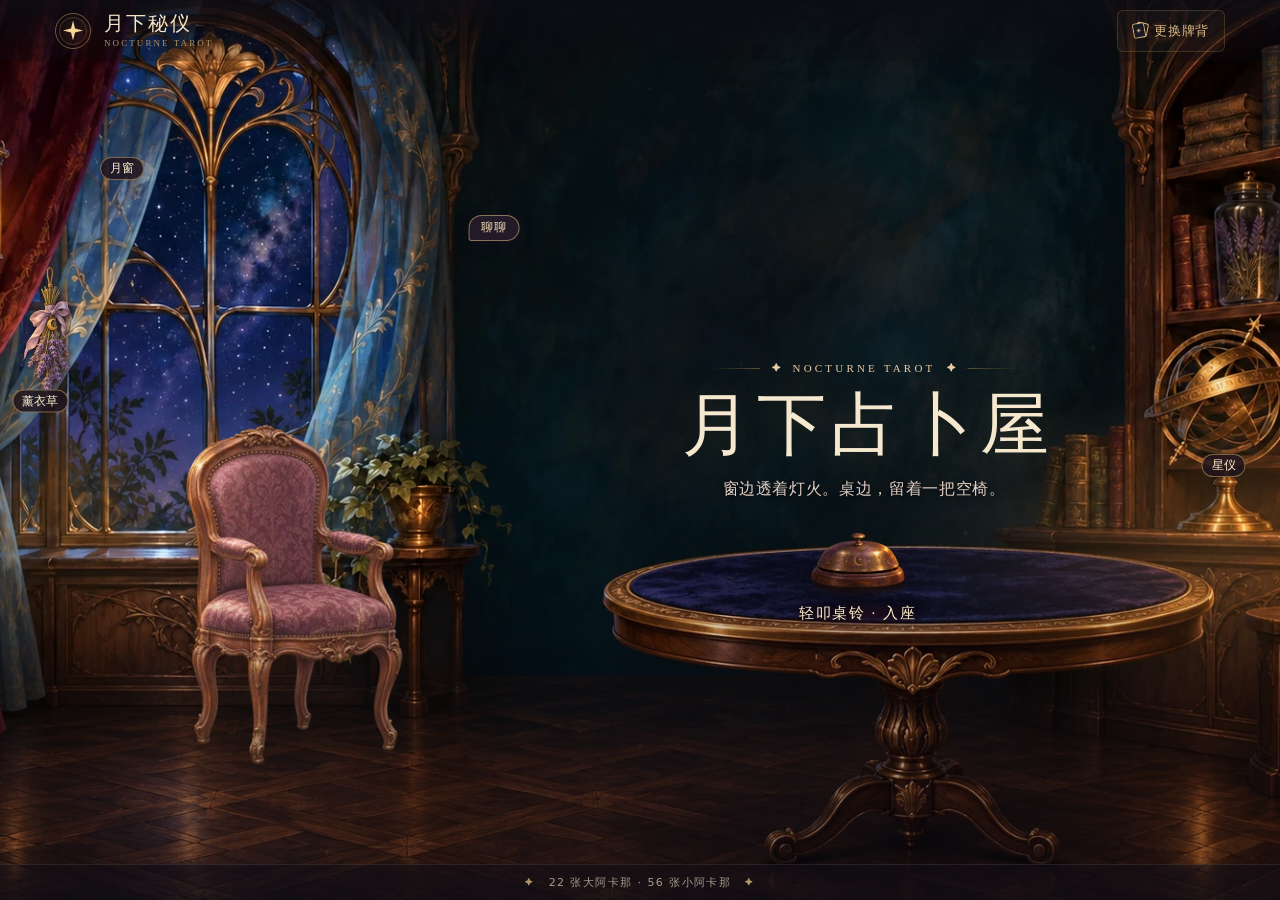
<file: magiccard/index.html>
<!doctype html>
<html lang="zh-CN">
<head>
  <meta charset="utf-8">
  <meta name="viewport" content="width=device-width, initial-scale=1">
  <meta name="color-scheme" content="dark">
  <meta name="theme-color" content="#0a101d">
  <meta name="description" content="在星盘下抽取三张塔罗牌，依次揭开来处、当下与下一步。">
  <title>月下秘仪 · Nocturne Tarot</title>
  <link rel="icon" href="assets/sigil.png" type="image/png">
  <link rel="preload" as="image" href="assets/salon/ovalroom.webp" media="(min-width:721px)">
  <link rel="preload" as="image" href="assets/salon/pocketroom.webp" media="(max-width:720px)">
  <link rel="stylesheet" href="styles.css">
  <link rel="stylesheet" href="salon.css">
  <script defer src="deck.js"></script>
  <script defer src="minor.js"></script>
  <script defer src="sky.js"></script>
  <script defer src="game.js"></script>
</head>
<body data-back="astral" data-phase="foyer">
  <div class="salon-scene" aria-hidden="true">
    <div class="lamplight"></div>
    <img class="foyer-chair" src="assets/salon/windowchair.webp" alt="">
    <div class="window-witch">
      <picture><source media="(prefers-reduced-motion: reduce)" srcset="assets/salon/lamp.webp"><img class="polishing" src="assets/salon/polish.webp" alt=""></picture>
      <img class="sorting" src="assets/salon/sort.webp" alt=""><img class="studying" src="assets/salon/study.webp" alt=""><img class="turning" src="assets/salon/turn.webp" alt="">
      <div class="walking" id="window-stride"></div><img class="backing" id="window-back" alt="">
      <img class="stargazing" id="window-globe" alt="">
    </div>
    <div class="meeting"><div class="host" id="host"></div><img class="kept-flower" src="assets/salon/lavender.webp" alt=""></div>
    <div class="overhead-view"></div>
  </div>
  <canvas id="sky" aria-hidden="true"></canvas>
  <header class="site-header">
    <div class="header-inner">
      <div class="wordmark">
        <span class="seal" aria-hidden="true"><i></i></span>
        <span>月下秘仪<small>NOCTURNE TAROT</small></span>
      </div>
      <div class="header-actions">
        <button id="restart" class="quiet-button" type="button" hidden>重来</button>
        <button id="back-picker" class="outline-button" type="button" aria-haspopup="dialog">
          <span class="deck-icon" aria-hidden="true"></span><span>更换牌背</span>
        </button>
      </div>
    </div>
  </header>

  <main>
    <div class="room-objects" id="room-objects" role="group" aria-label="探索占卜屋">
      <button type="button" class="room-object" data-object="lantern" aria-label="看看铜灯"><span>铜灯</span></button>
      <button type="button" class="room-object" data-object="lavender" aria-label="看看窗边的薰衣草"><img src="assets/salon/lavender.webp" alt=""><span>薰衣草</span></button>
      <button type="button" class="room-object" data-object="window" aria-label="看看月窗"><span>月窗</span></button>
      <button type="button" class="room-object" data-object="globe" aria-label="看看星仪"><span>星仪</span></button>
    </div>
    <div class="witch-visit" id="witch-visit">
      <div class="witch-figure">
        <button type="button" id="greet-witch" aria-label="和窗边的薇拉聊聊" aria-controls="witch-dialogue" aria-expanded="false"><span class="greet-cue" aria-hidden="true">聊聊</span></button>
        <div class="witch-dialogue" id="witch-dialogue" hidden>
          <p id="witch-line" role="status" aria-live="polite"></p>
          <button id="witch-reply" type="button"></button>
        </div>
      </div>
    </div>
    <div class="hero" id="hero">
      <p class="eyebrow"><span></span><b aria-hidden="true">✦</b><span id="eyebrow">NOCTURNE TAROT</span><b aria-hidden="true">✦</b><span></span></p>
      <h1 id="phase-title" tabindex="-1">月下占卜屋</h1>
      <p class="hero-copy" id="phase-copy">窗边透着灯火。桌边，留着一把空椅。</p>
    </div>

    <div class="desk-content" id="desk-content">
    <div id="questions" class="questions" role="group" aria-label="选择本局问题" hidden></div>
    <section class="reading" id="reading" aria-labelledby="reading-title" hidden>
      <h2 id="reading-title" class="sr-only" tabindex="-1">解读结果</h2>
      <p class="reading-story" id="reading-story" role="status"></p>
      <div class="reading-actions">
        <button id="read-again" class="quiet-button" type="button">再抽一次</button>
        <button id="retry-reading" class="outline-button" type="button" hidden>请她再试一次</button>
      </div>
    </section>

    <section class="table" aria-label="塔罗牌桌">
      <div class="table-glow" aria-hidden="true"></div>
      <div class="fan" id="fan" aria-label="待选牌扇"></div>
      <div class="spread" id="spread" aria-label="三张牌阵" hidden></div>
      <div class="sigil-line" aria-hidden="true"><span></span><b>✧</b><span></span></div>
    </section>

    <section class="meaning" id="meaning" aria-labelledby="meaning-title" hidden>
      <div class="meaning-meta">
        <span id="meaning-position" class="small-label"></span>
        <h2 id="meaning-title"></h2>
        <p id="meaning-en"></p>
      </div>
      <div class="meaning-body">
        <ul id="meaning-tags" class="tags" aria-label="牌义关键词"></ul>
        <p id="meaning-copy"></p>
      </div>
    </section>

    <div class="controls" id="controls">
      <button id="bell" type="button"><img src="assets/salon/bell.webp" width="93" height="75" alt=""><span>轻叩桌铃 · 入座</span></button>
      <button class="gold-button" id="primary" type="button" hidden><span aria-hidden="true">✧</span><span id="primary-label">翻牌</span></button>
      <div class="draw-counter" id="draw-counter" hidden><span class="draw-dots" aria-hidden="true"><i></i><i></i><i></i></span><span id="count-label"></span></div>
      <ol class="steps" aria-label="游戏进度">
        <li aria-current="step"><span aria-hidden="true"></span>选题</li>
        <li><span aria-hidden="true"></span>抽牌</li>
        <li><span aria-hidden="true"></span>翻牌</li>
        <li><span aria-hidden="true"></span>解读</li>
      </ol>
    </div>
    <p class="sr-only" id="announcement" role="status" aria-atomic="true"></p>
    </div>
  </main>

  <footer><span aria-hidden="true">✦</span><span>22 张大阿卡那 · 56 张小阿卡那</span><span aria-hidden="true">✦</span></footer>

  <dialog id="backs-dialog" class="popup" aria-labelledby="backs-title">
    <div class="popup-top">
      <h2 id="backs-title">选择牌背</h2>
      <form method="dialog"><button class="close-button" aria-label="关闭牌背选择">×</button></form>
    </div>
    <div class="back-options" id="back-options" aria-label="牌背样式"></div>
  </dialog>

</body>
</html>
</file>
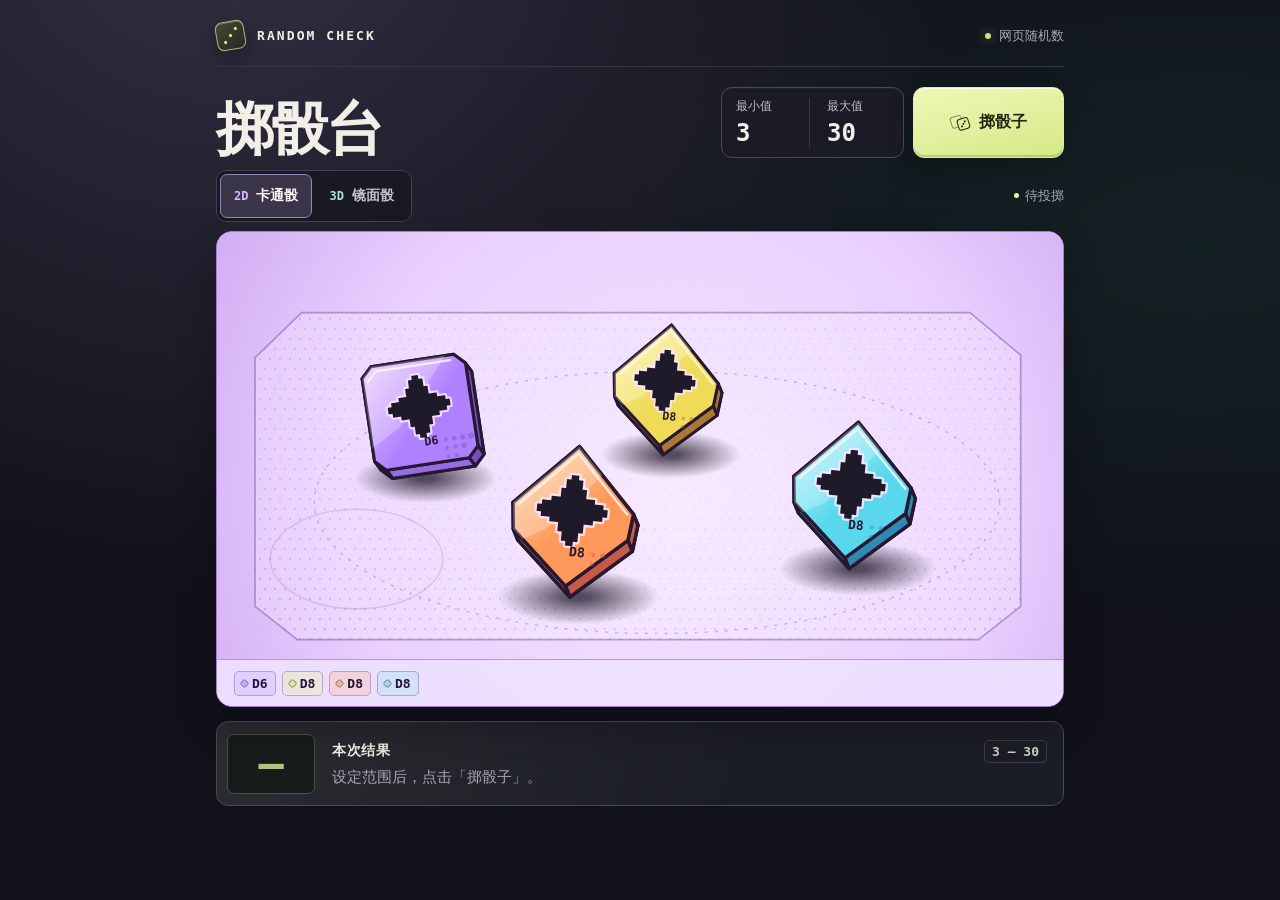
<file: randomCheck/index.html>
<!doctype html>
<html lang="zh-CN">
<head>
  <meta charset="utf-8">
  <meta name="viewport" content="width=device-width, initial-scale=1">
  <meta name="theme-color" content="#101119">
  <title>掷骰台 · Random Check</title>
  <link rel="stylesheet" href="style.css">
  <script defer src="dice-meshes.js"></script>
  <script defer src="motion.js"></script>
  <script defer src="roll.js"></script>
</head>
<body>
  <main class="workbench">
    <header class="masthead">
      <div class="wordmark"><span class="mark" aria-hidden="true"><i></i><i></i><i></i></span> RANDOM CHECK</div>
      <span class="random-source"><i aria-hidden="true"></i> 网页随机数</span>
    </header>

    <div class="setup">
      <h1>掷骰台</h1>
      <form id="roll-form">
        <div class="bounds">
          <label for="lower">最小值<input id="lower" name="lower" type="number" min="3" max="30" step="1" value="3" required></label>
          <span class="range-line" aria-hidden="true"></span>
          <label for="upper">最大值<input id="upper" name="upper" type="number" min="3" max="30" step="1" value="30" required></label>
        </div>
        <button id="roll-button" type="submit"><span class="button-mark" aria-hidden="true"><i></i></span><span id="button-label">掷骰子</span></button>
        <p class="input-error" id="input-error" role="alert" hidden></p>
      </form>
    </div>

    <div class="play-area" id="play-area">
      <div class="stage-toolbar">
        <fieldset class="mode-picker" id="mode-picker">
          <legend class="screen-reader-only">骰台样式</legend>
          <label class="mode-option">
            <input class="screen-reader-only" type="radio" name="dice-mode" value="flat" checked>
            <span class="mode-body"><span class="mode-code">2D</span>卡通骰</span>
          </label>
          <label class="mode-option">
            <input class="screen-reader-only" type="radio" name="dice-mode" value="solid">
            <span class="mode-body"><span class="mode-code">3D</span>镜面骰</span>
          </label>
        </fieldset>
        <span class="stage-state" id="stage-state">待投掷</span>
      </div>
      <section class="stage flat" id="dice-stage" aria-label="2D 卡通骰">
        <canvas id="dice-canvas" aria-hidden="true"></canvas>
        <div class="stage-footer"><span id="dice-labels" data-dice></span></div>
      </section>
    </div>

    <section id="receipt" class="receipt" aria-label="随机结果">
      <output class="result-number" id="result" for="lower upper" aria-label="随机结果">–</output>
      <div class="receipt-copy">
        <div class="receipt-heading"><h2>本次结果</h2><span id="range-summary" class="range-summary">3 – 30</span></div>
        <p id="calculation" aria-live="polite">设定范围后，点击「掷骰子」。</p>
      </div>
    </section>
  </main>
</body>
</html>
</file>
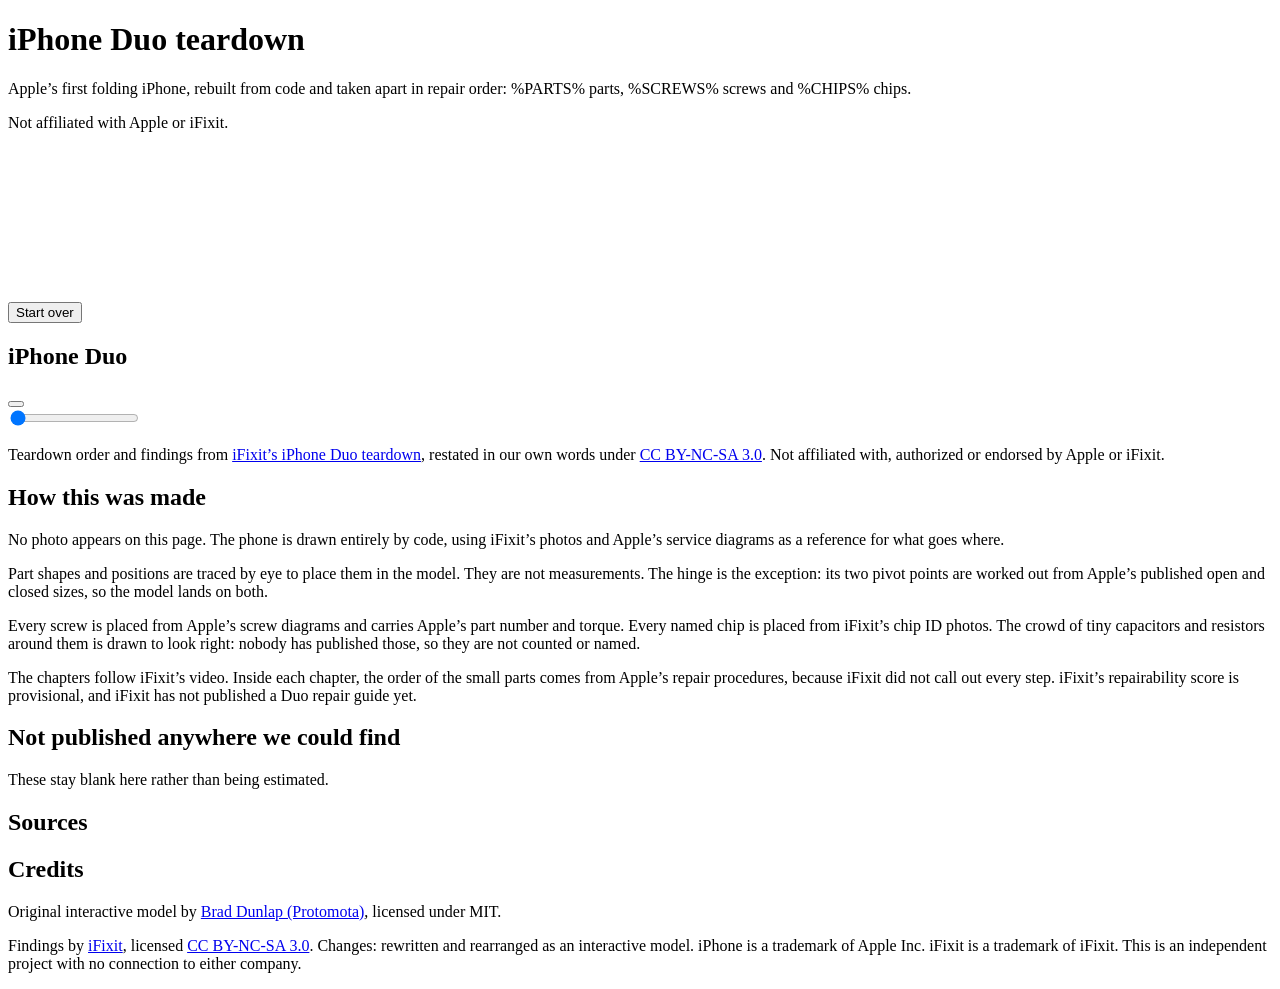
<file: blastView/iphone-duo-teardown/src/index.html>
<!doctype html>
<html lang="en">
<head>
<meta charset="utf-8">
<meta name="viewport" content="width=device-width, initial-scale=1, viewport-fit=cover">
<title>iPhone Duo teardown</title>
<meta name="description" content="An interactive 3D teardown of the iPhone Duo, rebuilt from code in the order iFixit opened it. Every number is sourced. Not affiliated with Apple or iFixit.">
<meta name="theme-color" content="#FAF9F6">
<meta property="og:type" content="website">
<meta property="og:title" content="iPhone Duo teardown">
<meta property="og:description" content="Take the iPhone Duo apart in your browser: %PARTS% parts, %SCREWS% screws and %CHIPS% chips, in the order they come out, with a source on every number.">
<meta property="og:url" content="%SITE_URL%">
<meta property="og:image" content="%SITE_URL%duo-card.png">
<meta property="og:image:width" content="1200">
<meta property="og:image:height" content="630">
<meta property="og:image:alt" content="An exploded 3D model of the iPhone Duo on a pale background">
<meta name="twitter:card" content="summary_large_image">
<meta name="twitter:title" content="iPhone Duo teardown">
<meta name="twitter:description" content="Take the iPhone Duo apart in your browser: %PARTS% parts, %SCREWS% screws and %CHIPS% chips, in the order they come out, with a source on every number.">
<meta name="twitter:image" content="%SITE_URL%duo-card.png">
<link rel="icon" href="data:image/svg+xml,%3Csvg xmlns='http://www.w3.org/2000/svg' viewBox='0 0 32 32'%3E%3Crect x='4' y='6' width='24' height='20' rx='3' fill='%2317191C'/%3E%3Crect x='15.25' y='6' width='1.5' height='20' fill='%23F58025'/%3E%3C/svg%3E">
<!--LICENSES-->
<style>
/*FONTS*/
/*STYLE*/
</style>
</head>
<body>
<main class="bench" id="bench">
  <header class="title">
    <h1>iPhone Duo teardown</h1>
    <p class="lede">Apple’s first folding iPhone, rebuilt from code and taken apart in repair order: %PARTS% parts, %SCREWS% screws and %CHIPS% chips.</p>
    <p class="independent">Not affiliated with Apple or iFixit.</p>
  </header>

  <nav class="steps" id="steps" aria-label="Parts in removal order"></nav>

  <section class="stage" id="stage" aria-label="3D model of the iPhone Duo">
    <canvas id="view" aria-hidden="true"></canvas>
    <svg class="leaders" id="leaders" aria-hidden="true"></svg>
    <div class="stage-top">
      <a class="chapter" id="chapter" target="_blank" rel="noopener"></a>
      <button class="restart" id="restart" type="button">Start over</button>
    </div>
    <div class="views" id="views" role="group" aria-label="Camera views"></div>
    <p class="no-webgl" id="no-webgl" hidden>The 3D model needs WebGL. Turn on hardware acceleration in your browser settings and reload this page. The parts list and every sourced number still work.</p>
  </section>

  <aside class="sheet" id="sheet">
    <div id="detail" aria-live="polite"></div>
    <div id="pieces"></div>
    <section class="specs" aria-label="iPhone Duo specifications">
      <h2>iPhone Duo</h2>
      <dl id="specs"></dl>
    </section>
  </aside>

  <section class="procedure" aria-label="Teardown progress">
    <div class="readout" id="readout"></div>
    <div class="transport">
      <button class="play" id="play" type="button"></button>
      <div class="track">
        <input id="progress" type="range" min="0" max="1" step="0.001" value="0" aria-label="Teardown progress, sealed to fully exploded">
        <div class="ticks" id="ticks" aria-hidden="true"></div>
      </div>
    </div>
  </section>

  <p class="credit">
    Teardown order and findings from <a href="https://www.ifixit.com/News/119895/iphone-duo-teardown" target="_blank" rel="noopener">iFixit’s iPhone Duo teardown</a>, restated in our own words under <a href="https://creativecommons.org/licenses/by-nc-sa/3.0/" target="_blank" rel="noopener">CC BY-NC-SA 3.0</a>.
    Not affiliated with, authorized or endorsed by Apple or iFixit.
  </p>
</main>

<section class="notes" aria-label="Notes and sources">
  <div>
    <h2>How this was made</h2>
    <p>No photo appears on this page. The phone is drawn entirely by code, using iFixit’s photos and Apple’s service diagrams as a reference for what goes where.</p>
    <p>Part shapes and positions are traced by eye to place them in the model. They are not measurements. The hinge is the exception: its two pivot points are worked out from Apple’s published open and closed sizes, so the model lands on both.</p>
    <p>Every screw is placed from Apple’s screw diagrams and carries Apple’s part number and torque. Every named chip is placed from iFixit’s chip ID photos. The crowd of tiny capacitors and resistors around them is drawn to look right: nobody has published those, so they are not counted or named.</p>
    <p>The chapters follow iFixit’s video. Inside each chapter, the order of the small parts comes from Apple’s repair procedures, because iFixit did not call out every step. iFixit’s repairability score is provisional, and iFixit has not published a Duo repair guide yet.</p>
  </div>
  <div>
    <h2>Not published anywhere we could find</h2>
    <ul id="unsourced"></ul>
    <p>These stay blank here rather than being estimated.</p>
  </div>
  <div>
    <h2>Sources</h2>
    <ul class="sources" id="sources"></ul>
  </div>
  <div class="legal">
    <h2>Credits</h2>
    <p>Original interactive model by <a href="https://github.com/protomota/experiment-iphone-duo-teardown">Brad Dunlap (Protomota)</a>, licensed under MIT.</p>
    <p>Findings by <a href="https://www.ifixit.com/" target="_blank" rel="noopener">iFixit</a>, licensed <a href="https://creativecommons.org/licenses/by-nc-sa/3.0/" target="_blank" rel="noopener">CC BY-NC-SA 3.0</a>. Changes: rewritten and rearranged as an interactive model. iPhone is a trademark of Apple Inc. iFixit is a trademark of iFixit. This is an independent project with no connection to either company.</p>
  </div>
</section>

<script>
/*SCRIPT*/
</script>
</body>
</html>
</file>
<file: magiccard/styles.css>
:root {
  color-scheme: dark;
  --ink: #080d17;
  --ivory: #f2e5cb;
  --muted: #b7af9e;
  --gold: #d9b882;
  --gold-soft: #ac9166;
  --line: rgba(214, 173, 106, .2);
  --serif: "Songti SC", "Noto Serif CJK SC", STSong, SimSun, Georgia, serif;
  --sans: "PingFang SC", "Microsoft YaHei", system-ui, sans-serif;
  --ease: cubic-bezier(.21, .7, .25, 1);
  --flip-time: 680ms;
}

* { box-sizing: border-box; }
[hidden] { display: none !important; }
html { min-width: 280px; }
body {
  position: relative;
  margin: 0;
  min-height: 100svh;
  display: flex;
  flex-direction: column;
  color: var(--ivory);
  font-family: var(--sans);
  background:
    radial-gradient(ellipse 70% 590px at 50% 460px, #1a2638 0%, #101b2a 37%, transparent 76%),
    radial-gradient(ellipse at 8% 24%, #131829, transparent 40%),
    #090e18;
  --back-art: url("assets/backs/astral.jpg");
  --table-light: 216, 167, 99;
}
body[data-back="rose"] { --back-art: url("assets/backs/rose.jpg"); --table-light: 218, 110, 118; }
body[data-back="forest"] { --back-art: url("assets/backs/forest.jpg"); --table-light: 138, 184, 141; }
button, textarea { font: inherit; }
button, a { -webkit-tap-highlight-color: transparent; }
button { cursor: pointer; }
button:disabled { cursor: default; }
button:focus-visible, a:focus-visible, textarea:focus-visible {
  outline: 2px solid #f9db9f;
  outline-offset: 5px;
}
a { color: inherit; }
h1, h2, h3, p, ol, ul { margin: 0; }
h1, h2, h3 { font-family: var(--serif); font-weight: 500; }
.sr-only {
  position: absolute;
  width: 1px;
  height: 1px;
  padding: 0;
  overflow: hidden;
  clip-path: inset(50%);
  white-space: nowrap;
}

#sky { position: absolute; inset: 0 0 auto; width: 100%; height: min(100%, 850px); pointer-events: none; }
.site-header { position: relative; border-bottom: 1px solid rgba(221, 177, 104, .12); background: #090e1870; }
.header-inner {
  max-width: 1344px;
  min-height: 72px;
  margin: 0 auto;
  padding: 0 clamp(19px, 4.3vw, 68px);
  display: flex;
  align-items: center;
  justify-content: space-between;
  gap: 16px;
}
.wordmark { display: flex; align-items: center; gap: 13px; font: 500 20px/1 var(--serif); letter-spacing: .1em; white-space: nowrap; }
.wordmark small { display: block; margin-top: 6px; font: 9px/1 Georgia, serif; letter-spacing: .23em; color: var(--gold-soft); }
.seal {
  position: relative;
  display: grid;
  place-items: center;
  width: 36px;
  aspect-ratio: 1;
  color: #f8d698;
  border: 1px solid #725b3d;
  border-radius: 50%;
  background: radial-gradient(circle, #84602e35, transparent 72%);
}
.seal::before { content: ""; position: absolute; inset: 3px; border: 1px solid #ae8b5759; border-radius: 50%; }
.seal i { display: block; width: 20px; aspect-ratio: 1; background: currentColor; clip-path: polygon(50% 0, 60% 40%, 100% 50%, 60% 60%, 50% 100%, 40% 60%, 0 50%, 40% 40%); }
.header-actions, .reading-actions, .ai-actions { display: flex; align-items: center; gap: 14px; }
.quiet-button, .outline-button {
  color: var(--gold);
  min-height: 42px;
  padding: 0 15px;
  border: 1px solid transparent;
  border-radius: 6px;
  white-space: nowrap;
  font-size: 13px;
  letter-spacing: .055em;
  background: none;
  transition: color 180ms, border-color 180ms, background 180ms;
}
.outline-button {
  display: inline-flex;
  justify-content: center;
  align-items: center;
  gap: 9px;
  border-color: #8f744654;
  background: #cda76d0b;
}
.quiet-button:hover, .outline-button:hover { color: #ffe1a9; background: #cda76d1b; border-color: #b394595d; }
.deck-icon { position: relative; width: 12px; height: 15px; border: 1px solid currentColor; border-radius: 2px; transform: rotate(-10deg); }
.deck-icon::before { content: ""; position: absolute; z-index: -1; inset: -1px -4px 0 2px; border: 1px solid currentColor; border-radius: 2px; transform: rotate(22deg); }
.deck-icon::after { content: "✦"; position: absolute; inset: 0; display: grid; place-items: center; font-size: 7px; background: #181a24; }

main { position: relative; flex: 1; display: flex; flex-direction: column; align-items: center; padding: 0 20px; overflow-x: clip; }
.hero { text-align: center; padding-top: clamp(31px, 5.4vh, 56px); z-index: 2; animation: appear 650ms both; }
.eyebrow {
  display: flex;
  justify-content: center;
  align-items: center;
  gap: 12px;
  color: var(--gold);
  font: 11px/1.2 Georgia, serif;
  letter-spacing: .29em;
}
.eyebrow > :first-child, .eyebrow > :last-child { width: clamp(17px, 3.8vw, 54px); height: 1px; background: linear-gradient(to right, transparent, #a1814c88); }
.eyebrow > :last-child { transform: rotate(180deg); }
.eyebrow b { font-size: 9px; font-weight: 400; letter-spacing: 0; }
.hero h1 {
  margin: 13px auto 10px;
  padding-inline-start: .13em;
  color: #f6e8ce;
  font-size: clamp(47px, 6.1vw, 88px);
  line-height: 1.11;
  letter-spacing: .13em;
  text-shadow: 0 3px 35px #efba6526;
}
.hero h1:focus, .reading h2:focus { outline: none; }
.hero-copy { color: #c1b8aa; font-size: clamp(13px, 2.6vw, 15px); line-height: 1.8; letter-spacing: .095em; }
body:is([data-phase="flip"], [data-phase="reading"]) .hero { padding-top: clamp(24px, 4.4vh, 42px); }
body:is([data-phase="flip"], [data-phase="reading"]) h1 { font-size: clamp(38px, 5.2vw, 67px); }

.table {
  --fan-w: clamp(78px, 13.3vw, 171px);
  --fan-x: clamp(32px, 6.5vw, 82px);
  --fan-y: clamp(16px, 3.4vw, 37px);
  --fan-top: clamp(35px, 4.3vw, 59px);
  --card-radius: 8px;
  position: relative;
  isolation: isolate;
  width: min(1100px, 100vw);
  height: calc(var(--fan-w) * 1.5 + var(--fan-top) + var(--fan-y) * 2 + 25px);
  margin: 0 -20px;
  display: grid;
  align-items: end;
  justify-items: center;
}
.table-glow {
  position: absolute;
  inset: 5% 0 -3%;
  z-index: -1;
  background:
    radial-gradient(ellipse 62% 14% at 50% 84%, rgba(var(--table-light), .16), transparent),
    radial-gradient(ellipse 40% 51% at 50% 56%, rgba(var(--table-light), .12), transparent 95%);
  animation: breathe 10s ease-in-out infinite alternate;
  pointer-events: none;
}
.sigil-line { width: min(88%, 790px); display: flex; align-items: center; gap: 13px; align-self: end; pointer-events: none; }
.sigil-line > span { height: 1px; flex: 1; background: linear-gradient(90deg, transparent, #b79a6575); }
.sigil-line > span:last-child { transform: rotate(180deg); }
.sigil-line > b { color: var(--gold); font: 16px/1 Georgia, serif; text-shadow: 0 0 13px #e8bc79; }
.fan { position: absolute; inset: 0; }
.fan-card {
  position: absolute;
  z-index: var(--z);
  left: 50%;
  top: var(--fan-top);
  width: var(--fan-w);
  aspect-ratio: 2 / 3;
  padding: 0;
  border: 0;
  border-radius: var(--card-radius);
  background: transparent;
  opacity: 1;
  transform: translate(-50%) translate(calc(var(--fan-x) * var(--offset)), calc(var(--fan-y) * var(--drop))) rotate(var(--angle));
  transform-origin: 50% 88%;
  transition: transform 560ms var(--ease), opacity 440ms, filter 250ms;
  animation: deal-in 780ms var(--ease) backwards;
  animation-delay: calc(60ms * var(--distance));
}
.card-back {
  position: absolute;
  inset: 0;
  overflow: hidden;
  border: 1px solid #b5945d8c;
  border-radius: inherit;
  background: var(--back-art) center / 100% 100%, #101725;
  box-shadow: 0 13px 22px #02050ebd, 0 4px 8px #03050db3, 0 0 0 1px #141521, inset 0 0 14px #110a0645;
}
.card-back::after {
  position: absolute;
  inset: 0;
  content: "";
  background: linear-gradient(119deg, transparent 30%, #ffe9a386 49%, #e7bd6333 54%, transparent 70%);
  mix-blend-mode: screen;
  transform: translateX(-130%);
  opacity: .46;
  animation: gilding 9s ease-in-out infinite;
  animation-delay: calc(-700ms * var(--distance, 0));
}
.fan-card:not([data-center]) .card-back { filter: brightness(calc(1 - var(--distance) * .075)) saturate(.9); }
.fan-card:not(:disabled):is(:hover, :focus-visible) {
  z-index: 20;
  filter: brightness(1.18);
  transform: translate(-50%) translate(calc(var(--fan-x) * var(--offset)), calc(var(--fan-y) * var(--drop) - 21px)) rotate(calc(var(--angle) * .7));
}
.fan-card.is-picked { opacity: 0; pointer-events: none; transform: translate(-50%, -65%) scale(.83) rotate(0deg); transition-duration: 420ms; }
.fan.is-shuffling .fan-card { animation: riffle 650ms var(--ease) both; animation-delay: calc(22ms * var(--distance)); }
.fan.is-folding .fan-card:not(.is-picked) { opacity: 0; transform: translate(-50%, 15%) rotate(0deg) scale(.78); pointer-events: none; transition-duration: 460ms; }

.spread {
  display: grid;
  grid-template-columns: repeat(3, minmax(0, 1fr));
  align-items: start;
  gap: clamp(12px, 6.6vw, 88px);
  width: min(89vw, 630px);
  padding: 22px 0 16px;
}
body:is([data-phase="flip"], [data-phase="reading"]) .table { height: auto; padding-top: 7px; }
.spread-slot {
  min-width: 0;
  display: flex;
  flex-direction: column;
  align-items: center;
  gap: 12px;
  animation: appear 580ms var(--ease) both;
  animation-delay: calc(104ms * var(--slot));
}
.spread-card {
  --face-warm: #edc47c;
  --face-move: 11s;
  width: 100%;
  padding: 0;
  position: relative;
  aspect-ratio: 2 / 3;
  border: 0;
  border-radius: var(--card-radius);
  background: none;
  color: var(--ivory);
  perspective: 950px;
  transition: transform 270ms var(--ease), filter 250ms;
}
.spread-card:disabled:not(.is-flipped) { filter: brightness(.68) saturate(.75); }
.spread-card:not(:disabled):is(:hover, :focus-visible) { transform: translateY(-5px); filter: brightness(1.13); }
.spread-card[data-next] { filter: drop-shadow(0 0 13px #e6b86e4f); }
.spread-card[aria-pressed="true"] { filter: drop-shadow(0 0 13px #d7aa6257); }
.spread-card[data-motion="lunar"] { --face-warm: #a4d9e7; --face-move: 13s; }
.spread-card[data-motion="bloom"] { --face-warm: #f7c1b4; --face-move: 15s; }
.spread-card[data-motion="ember"] { --face-warm: #fa9d6a; --face-move: 8s; }
.spread-card[data-motion="cosmic"] { --face-warm: #f4e4a9; --face-move: 17s; }
.spread-card[data-motion="storm"] { --face-warm: #bfd8ff; --face-move: 8s; }
.spindle {
  position: absolute;
  inset: 0;
  border-radius: inherit;
  transform-style: preserve-3d;
  transition: transform var(--flip-time) cubic-bezier(.26, .68, .22, 1);
}
.spread-card.is-flipped .spindle { transform: rotateY(-180deg); }
.spindle > span { backface-visibility: hidden; -webkit-backface-visibility: hidden; }
.card-front {
  position: absolute;
  inset: 0;
  display: grid;
  grid-template-rows: 13% 67% 20%;
  place-items: center;
  padding: 5px 5px 1px;
  color: #f6e1b0;
  border: 1px solid #d0ab67b8;
  border-radius: inherit;
  background: radial-gradient(ellipse at center top, #344154, #142033 59%, #141624);
  box-shadow: 0 14px 22px #040914a8, inset 0 0 0 3px #131c30, inset 0 0 0 4px #b9965657;
  transform: rotateY(180deg);
  overflow: hidden;
}
.card-number { font: 600 clamp(8px, 1.7vw, 13px)/1 Georgia, serif; letter-spacing: .12em; z-index: 1; }
.card-portrait {
  display: grid;
  place-items: center;
  width: 100%;
  height: 100%;
  position: relative;
  overflow: hidden;
  border: 1px solid #b99656a1;
  background: radial-gradient(ellipse at center, #8d683534, #111b2a 67%);
}
.fallback-art { font: clamp(20px, 5.4vw, 49px)/1 Georgia, serif; color: var(--face-warm); text-shadow: 0 0 15px currentColor; }
.card-portrait img {
  position: absolute;
  inset: 0;
  width: 100%;
  height: 100%;
  object-fit: cover;
  transform: rotate(var(--orientation, 0deg)) scale(1.024);
}
.spread-card[data-reversed] img { --orientation: 180deg; }
.card-portrait img { z-index: 1; }
.card-portrait video { position: absolute; inset: 0; z-index: 2; width: 100%; height: 100%; object-fit: cover; opacity: 0; pointer-events: none; transform: rotate(var(--orientation, 0deg)) scale(1.024); }
.spread-card[data-reversed] video { --orientation: 180deg; }
.card-portrait video.playing { opacity: 1; }
.questions { display: grid; grid-template-columns: repeat(3,minmax(0,1fr)); gap: 9px; width: min(92vw,540px); }
.questions button { color: var(--ivory); background: linear-gradient(150deg,#252737,#161e2d); border: 1px solid #b798656f; border-radius: 6px; padding: 9px 5px; }
.questions button:is(:hover,:focus-visible) { border-color: var(--gold); background: #34303a; }
.questions strong { display: block; color: var(--gold); font: 500 17px var(--serif); letter-spacing: .09em; }
.questions i { margin-right: 6px; font: normal 14px Georgia,serif; }
.questions small { display: block; margin-top: 4px; font-size: 11px; line-height: 1.4; }
.card-portrait::before, .card-portrait::after { content: ""; position: absolute; inset: -2px; z-index: 3; pointer-events: none; }
.card-portrait::before {
  background: radial-gradient(ellipse at 58% 24%, var(--face-warm), transparent 66%);
  mix-blend-mode: screen;
  opacity: 0;
}
.card-portrait::after {
  background:
    radial-gradient(circle at 16% 25%, #fff2b7 0 1px, transparent 3px),
    radial-gradient(circle at 65% 17%, #fff4d3 0 1px, transparent 2.3px),
    radial-gradient(circle at 29% 49%, var(--face-warm) 0 1px, transparent 3px),
    radial-gradient(circle at 74% 63%, #fff1d0 0 1px, transparent 2.4px),
    radial-gradient(circle at 40% 85%, var(--face-warm) 0 1px, transparent 3px),
    radial-gradient(circle at 92% 43%, #fff4d3 0 1px, transparent 2.5px);
  opacity: 0;
}
.is-flipped .card-portrait::before { animation: portrait-light var(--face-move) ease-in-out infinite alternate; }
.is-flipped .card-portrait::after { animation: portrait-motes calc(var(--face-move) * .8) ease-in-out infinite; }
[data-motion="lunar"] .card-portrait::before { background: repeating-linear-gradient(0deg, transparent 0 16px, #b6e9fc91 20px, transparent 32px); animation-name: moon-tide; }
[data-motion="storm"] .card-portrait::before { animation-name: storm-light; }
[data-motion="bloom"] .card-portrait::after { animation-direction: reverse; }
.card-name { font: 600 clamp(10px, 2.2vw, 17px)/1.1 var(--serif); letter-spacing: .085em; text-align: center; }
.card-name small { display: block; font: 8px/1.05 Georgia, serif; margin-top: 3px; opacity: .78; letter-spacing: .03em; }
.position { font-size: clamp(11px, 2.9vw, 13px); white-space: nowrap; letter-spacing: .105em; color: #a9a391; }
.position[data-active] { color: #f2cd8b; }
.position[data-active]::before { content: "✦"; margin-right: 6px; font: 8px Georgia, serif; vertical-align: 1px; }
.spark-burst { position: absolute; z-index: 3; inset: 0; pointer-events: none; }
.spark-burst i {
  position: absolute;
  left: 50%;
  top: 55%;
  width: 4px;
  height: 4px;
  border-radius: 50%;
  background: #ffe1a1;
  box-shadow: 0 0 8px 2px #ffd281aa;
  animation: burst 800ms var(--ease) both;
  animation-delay: 210ms;
}

.controls { display: flex; flex-direction: column; align-items: center; gap: 23px; padding: 19px 0 20px; }
.gold-button {
  min-width: 174px;
  min-height: 49px;
  display: inline-flex;
  align-items: center;
  justify-content: center;
  gap: 9px;
  padding: 0 25px;
  border: 1px solid #f4cb8a;
  border-radius: 6px;
  background: linear-gradient(115deg, #d5a15c, #f9dcab 44%, #e7bb7e 72%, #d1a05b);
  color: #231911;
  text-decoration: none;
  font-size: 14px;
  font-weight: 650;
  letter-spacing: .11em;
  box-shadow: 0 5px 20px #d9a45430, inset 0 0 0 2px #54360f27, inset 0 1px 2px #fff1b8;
  transition: filter 180ms, transform 180ms, box-shadow 180ms;
}
.gold-button:hover:not(:disabled) { transform: translateY(-2px); filter: brightness(1.11); box-shadow: 0 7px 25px #d9a45445, inset 0 0 0 2px #54360f27; }
.gold-button:active:not(:disabled) { transform: translateY(0); }
.gold-button:disabled { opacity: .6; }
.gold-button > span:first-child:not(:last-child) { font: 20px/1 Georgia, serif; }
.draw-counter { height: 49px; display: flex; align-items: center; gap: 14px; color: var(--gold); font-size: 13px; letter-spacing: .095em; }
.draw-dots { display: flex; gap: 7px; }
.draw-dots i { width: 9px; aspect-ratio: 1; border: 1px solid #c5a574ab; transform: rotate(45deg); }
.draw-dots i.filled { background: #f3c983; box-shadow: 0 0 9px #e0ab62a3; }
.steps { list-style: none; display: flex; align-items: center; padding: 0; font-size: 12px; letter-spacing: .12em; color: #9493a1; }
.steps li { display: flex; align-items: center; gap: 8px; }
.steps li + li::before { content: ""; width: clamp(16px, 4.1vw, 41px); height: 1px; margin: 0 2px; background: #a793713d; }
.steps li span { width: 5px; height: 5px; transform: rotate(45deg); background: #887f7396; }
.steps [aria-current] { color: #f2ce91; }
.steps [aria-current] span { background-color: #f8d290; box-shadow: 0 0 7px #ffce76b3; }
.steps [data-complete] { color: #c5ae88; }
.steps [data-complete] span { background-color: #b49a6c; }

.meaning, .reading {
  position: relative;
  width: min(100%, 680px);
  border: 1px solid var(--line);
  border-radius: 9px;
  background: linear-gradient(116deg, #1c2331cc, #101824ec 54%, #171e2ccb);
  box-shadow: 0 10px 35px #03070e47;
}
.meaning { display: grid; grid-template-columns: minmax(128px, 27%) 1fr; align-items: center; gap: 20px; margin-top: 12px; padding: 17px 22px; }
.meaning-meta { padding-right: 14px; border-right: 1px solid var(--line); }
.small-label { color: var(--gold); font-size: 11px; letter-spacing: .115em; }
.meaning h2 { margin: 4px 0; font-size: 27px; letter-spacing: .08em; }
.meaning-meta p { color: #c5b49c; font: 11px/1.4 Georgia, serif; }
.tags { list-style: none; display: flex; flex-wrap: wrap; gap: 6px; padding: 0; margin-bottom: 8px; }
.tags li { padding: 3px 8px; border: 1px solid #c09c5b4d; border-radius: 3px; color: #e7c891; font-size: 11px; letter-spacing: .055em; background: #d7ae6610; }
.meaning-body p { color: #dbd2c4; font-size: 13px; line-height: 1.75; }
.reading { margin: 4px 0 24px; padding: clamp(16px, 4vw, 30px); animation: appear 500ms var(--ease) both; }
.reading-heading { text-align: center; }
.reading-heading h2 { margin: 8px 0 14px; font-size: 34px; letter-spacing: .1em; }
.reading-story, .reading-question p { line-height: 1.95; color: #e5dccd; font-size: 14px; }
.reading-question { margin: 17px 0; padding: 10px 15px; background: #e5b9780e; border-left: 1px solid #ceab70b0; }
.reading-question h3 { color: var(--gold); font: 12px/1.3 var(--sans); letter-spacing: .09em; margin-bottom: 5px; }
.reading-actions { justify-content: space-between; }

footer {
  position: relative;
  display: flex;
  align-items: center;
  justify-content: center;
  gap: 14px;
  min-height: 53px;
  padding: 10px;
  border-top: 1px solid #baa07523;
  color: #a79d8e;
  font-size: 11px;
  letter-spacing: .13em;
}
footer span[aria-hidden] { color: var(--gold-soft); font: 8px Georgia, serif; }

.popup {
  color: var(--ivory);
  width: min(92vw, 490px);
  max-height: 90svh;
  border: 1px solid #caab747c;
  border-radius: 11px;
  padding: clamp(15px, 4vw, 26px);
  background: linear-gradient(145deg, #20283a, #111825 72%);
  box-shadow: 0 24px 90px #000a, inset 0 0 45px #d4b78508;
  overflow: auto;
}
.popup[open] { animation: appear 240ms var(--ease) both; }
.popup::backdrop { background: #03060cc7; backdrop-filter: blur(5px); }
.popup-top { display: flex; justify-content: space-between; align-items: center; padding-bottom: 15px; gap: 15px; }
.popup-top h2 { font-size: 25px; letter-spacing: .09em; }
.close-button { width: 43px; height: 43px; color: var(--gold); font: 25px/1 Georgia, serif; border: 1px solid #a68a514b; border-radius: 5px; background: #c8a9610e; }
.close-button:hover { background: #c8a96126; }
.back-options { display: grid; grid-template-columns: repeat(3, 1fr); gap: clamp(6px, 2vw, 17px); }
.back-option {
  display: flex;
  flex-direction: column;
  align-items: center;
  gap: 10px;
  padding: 8px 7px;
  min-width: 0;
  border: 1px solid transparent;
  border-radius: 6px;
  background: transparent;
  color: var(--gold);
  font-size: 13px;
}
.back-option:hover { background: #ad835a28; }
.back-option[aria-pressed="true"] { border-color: #c4a16ad6; background: #ac824e27; }
.back-option img { width: 100%; aspect-ratio: 2 / 3; border-radius: 4px; border: 1px solid #bfa4707d; }
.popup > p { font-size: 13px; color: #dad0c1; line-height: 1.7; }
.popup textarea {
  display: block;
  width: 100%;
  margin: 13px 0;
  resize: vertical;
  border: 1px solid #aa8a544e;
  border-radius: 6px;
  padding: 11px 13px;
  color: #f4e2c4;
  background: #090f1a;
  font-size: 13px;
  line-height: 1.7;
}
.ai-actions { justify-content: flex-end; flex-wrap: wrap; gap: 8px; }
.ai-actions .gold-button { min-height: 42px; min-width: 0; padding: 0 12px; font-size: 13px; }
#copy-status { margin-inline-end: auto; color: var(--gold); font-size: 11px; }

@keyframes appear { from { opacity: 0; translate: 0 9px; } to { opacity: 1; translate: 0 0; } }
@keyframes breathe { from { opacity: .66; } to { opacity: 1; } }
@keyframes deal-in { from { transform: translate(-50%, 12%) scale(.78); opacity: 0; } }
@keyframes riffle {
  0%, 100% { transform: translate(-50%) translate(calc(var(--fan-x) * var(--offset)), calc(var(--fan-y) * var(--drop))) rotate(var(--angle)); }
  43% { transform: translate(-50%, calc(var(--distance) * -7px)) rotate(calc(var(--angle) * -.23)) scale(.91); }
}
@keyframes gilding { 0%, 61% { transform: translateX(-130%); } 82%, 100% { transform: translateX(130%); } }
@keyframes portrait-light { 0% { opacity: .1; transform: translate(-12%, 9%); } 100% { opacity: .55; transform: translate(18%, -14%); } }
@keyframes portrait-motes {
  0% { opacity: 0; transform: translateY(16%); }
  37% { opacity: .75; }
  79% { opacity: .34; }
  100% { opacity: 0; transform: translate(6%, -24%); }
}
@keyframes moon-tide { from { opacity: .07; transform: translateY(9%); } to { opacity: .37; transform: translateY(-17%); } }
@keyframes storm-light { 0%, 54%, 100% { opacity: .1; } 37%, 62% { opacity: .53; } }
@keyframes burst { 0% { opacity: 0; transform: scale(1.7); } 30% { opacity: .9; } 100% { opacity: 0; transform: translate(var(--sx), var(--sy)) scale(.2); } }

@media (min-width: 621px) and (max-height: 820px) {
  .header-inner { min-height: 64px; }
  .hero { padding-top: clamp(24px, 4.4vh, 36px); }
  .hero h1 { font-size: clamp(47px, min(5.9vw, 9.6vh), 78px); }
  .table {
    --fan-w: clamp(78px, min(13.3vw, 19vh), 155px);
    --fan-x: clamp(32px, min(6.5vw, 9.5vh), 76px);
    --fan-y: clamp(14px, 4.3vh, 31px);
    --fan-top: clamp(29px, 6vh, 45px);
  }
  .controls { gap: 18px; padding-bottom: 16px; }
  .spread { width: min(88vw, 574px); padding-block: 17px 12px; gap: clamp(16px, 6vw, 77px); }
  .meaning { padding-block: 13px; }
  footer { min-height: 44px; }
}
@media (max-width: 620px) {
  #sky { height: min(100%, 670px); }
  .header-inner { min-height: 60px; gap: 6px; }
  .wordmark { font-size: 17px; gap: 9px; }
  .wordmark small { font-size: 8px; }
  .seal { width: 31px; }
  .seal i { width: 16px; }
  .header-actions { gap: 4px; }
  .header-actions button { padding: 0 9px; font-size: 12px; }
  .hero { padding-top: 35px; }
  body[data-phase="intro"] .hero { padding-top: clamp(35px, 7.5svh, 62px); }
  .hero-copy { max-width: 26em; }
  .table {
    --fan-w: clamp(69px, 20vw, 118px);
    --fan-x: clamp(21px, 9.2vw, 56px);
    --fan-y: clamp(14px, 5vw, 29px);
    --fan-top: clamp(38px, 9.5vw, 60px);
    --card-radius: 6px;
  }
  .fan-card:not(:disabled):hover { transform: translate(-50%) translate(calc(var(--fan-x) * var(--offset)), calc(var(--fan-y) * var(--drop) - 12px)) rotate(calc(var(--angle) * .85)); }
  .spread { gap: 15px; padding-top: 21px; }
  .spread-slot { gap: 9px; }
  .controls { padding-top: 15px; gap: 19px; }
  .meaning { grid-template-columns: minmax(89px, 25%) 1fr; gap: 10px; padding: 13px 11px; }
  .meaning-meta { padding-right: 6px; }
  .meaning h2 { font-size: 21px; }
  .meaning-meta p { font-size: 10px; }
  .meaning-body p { font-size: 12px; }
}
@media (max-width: 380px) {
  .header-inner { padding: 0 12px; }
  main { padding: 0 12px; }
  .table { margin-inline: -12px; --fan-x: clamp(17px, 8.2vw, 31px); }
  .spread { gap: 10px; }
  .position { letter-spacing: .045em; }
}
@media (prefers-reduced-motion: reduce) {
  :root { --flip-time: 120ms; }
  *, *::before, *::after { animation-duration: .01ms !important; animation-iteration-count: 1 !important; transition-duration: .01ms !important; }
  .spindle { transition-duration: var(--flip-time) !important; }
}
</file>
<file: magiccard/salon.css>
body { background: #111016; isolation: isolate; }
.salon-scene, .lamplight { position: fixed; inset: 0; pointer-events: none; }
.salon-scene { z-index: -1; overflow: hidden; background: #16141a url("assets/salon/ovalroom.webp") center / cover; }
.salon-scene::after { content: ""; position: absolute; inset: 0; background: linear-gradient(0deg,#09081182,transparent 37%),linear-gradient(90deg,transparent 44%,#0c0d162d 64%,transparent); }
.overhead-view { position:absolute; inset:0 0 0 41%; mask-image:linear-gradient(90deg,transparent,black 15%); background:#181526 center / cover no-repeat; opacity:0; transition:opacity .58s ease; }
.table-prepared .overhead-view { background-image:url("assets/salon/overhead.webp"); }
[data-camera=overhead] .overhead-view { opacity:1; }
.lamplight { background: radial-gradient(ellipse at 7% 55%,#ffb86224,transparent 22%),radial-gradient(ellipse at 95% 60%,#ffbb622d,transparent 20%); mix-blend-mode: screen; animation: candle-breath 5s ease-in-out infinite alternate; }
@keyframes candle-breath { 0%,55% { opacity: .38; } 48%,100% { opacity: 1; } }
.window-witch,.witch-visit { --travel:-9vw; left:14%; bottom:12%; width:min(32vw,420px); height:75%; container-type:size; animation:window-route 30s linear infinite; }
.window-witch { position:absolute; filter:drop-shadow(5px 7px 9px #0c060e99) brightness(.91); transition:opacity .65s; }
.window-witch img,.window-witch .walking,.witch-figure { position:absolute; left:50%; bottom:0; translate:-50% 0; height:min(100cqh,198cqw); width:auto; max-width:none; }
.window-witch img { opacity:0; }
.window-witch .polishing { animation:polish-lamp 30s infinite; }
.window-witch .sorting { animation:sort-cards 30s infinite; }
.window-witch .studying { animation:study-card 30s infinite; }
.window-witch .walking { opacity:0; aspect-ratio:290/320; background-size:800% 600%; background-repeat:no-repeat; animation:walk-window 30s linear infinite, foot-cels 30s linear infinite; background-position:calc(mod(var(--cel),8)*100%/7) calc(round(down,var(--cel)/8,1)*100%/5); }
@property --cel { syntax:"<integer>"; initial-value:0; inherits:false; }
@keyframes foot-cels { 0%,20% {--cel:0} 26%,40% {--cel:47} 41%,49% {--cel:0} 55%,100% {--cel:47} }
.window-witch .backing { animation:watch-window 30s infinite; }
.window-witch .turning { opacity: 0; }
@keyframes window-route { 0%,20%,55%,100% {translate:0 0} 26%,49% {translate:var(--step-travel,-55px) 0} }
@keyframes polish-lamp { 0%,18%,100% {opacity:1} 20%,98% {opacity:0} }
@keyframes sort-cards { 0%,55%,80%,100% {opacity:0} 55.6%,78% {opacity:1} }
@keyframes study-card { 0%,78%,100% {opacity:0} 80%,98% {opacity:1} }
@keyframes watch-window { 0%,25.8%,49.3%,100% {opacity:0} 26.5%,48.7% {opacity:1} }
@keyframes walk-window {
  0%,19.5% {opacity:0;transform:scaleX(1)} 20%,25.8% {opacity:1}
  26.5%,40% {opacity:0;transform:scaleX(1)} 41%,48.7% {opacity:0;transform:scaleX(-1)}
  49%,55% {opacity:1;transform:scaleX(-1)} 55.6%,100% {opacity:0;transform:scaleX(-1)}
}
body:has(.window-witch[data-react]) :is(.witch-visit,.window-witch,.window-witch img,.window-witch .walking) { animation-play-state:paused; }
.window-witch[data-react] :is(img,.walking) { opacity:0 !important; }
.window-witch[data-react=turning] .turning,.window-witch[data-react=polishing] .polishing,
.window-witch[data-react=sorting] .sorting,.window-witch[data-react=studying] .studying,
.window-witch[data-react=stargazing] .stargazing,.window-witch[data-react=backing] .backing { opacity:1 !important; }
.witch-visit { position:fixed; z-index:4; pointer-events:none; }
.witch-figure { aspect-ratio: .505; }
#greet-witch { position:absolute; inset:0 0 19%; padding:0; border:0; background:none; pointer-events:none; cursor:pointer; touch-action:manipulation; }
#greet-witch::before { content:""; position:absolute; inset:0; pointer-events:auto; clip-path:polygon(22% 1%,67% 0,80% 18%,94% 47%,100% 99%,0 99%,8% 44%,13% 22%); }
.greet-cue { position:absolute; top:18%; left:75%; padding:2px 11px; border:1px solid #e4c48a88; border-radius:14px 14px 14px 3px; background:#281c2cdb; color:#f7dfb5; font:12px/1.6 var(--serif); letter-spacing:.1em; white-space:nowrap; box-shadow:0 3px 13px #180c25a8; }
.greet-cue { pointer-events:auto; }
#greet-witch:is(:hover,:focus-visible) .greet-cue { background:#513944; outline:1px solid #e7ca94; }
#greet-witch[aria-expanded=true] .greet-cue { visibility:hidden; }
.witch-dialogue { position:absolute; left:77%; top:12%; width:max-content; max-width:min(245px,36vw); padding:13px 16px 12px; border:1px solid #d5bd904d; border-radius:19px 20px 21px 4px; background:linear-gradient(135deg,#30222df5,#191622f5); box-shadow:0 5px 20px #0e081857; color:#ffead3; pointer-events:auto; font:15px/1.65 var(--serif); }
.witch-dialogue p { margin:0; }
#witch-reply { margin-top:7px; padding:3px 0; border:0; background:transparent; color:#e7c185; cursor:pointer; font:14px/1.6 var(--serif); }
#witch-reply::after { content:" ›"; }
body:not([data-phase="foyer"]) .window-witch { opacity: 0; visibility: hidden; }
.host { position:absolute; left:1%; bottom:3.5%; width:46%; height:min(87svh,1050px); opacity:1; transition:opacity .6s,translate .6s; filter:drop-shadow(3px 5px 8px #100b1588); }
[data-phase="foyer"] .host { opacity: 0; translate: -10px 12px; }
.host { container-type:size; }
.portrait-rig { position:absolute; left:50%; bottom:0; width:min(100cqw,75cqh); aspect-ratio:3/4; transform:translateX(-50%); animation:host-arrive .28s both; }
.portrait-rig.leaving { animation:host-leave .28s both; }
.portrait-rig > img,.acting-hand > img,.acting-hand,.held-cards { position:absolute; inset:0; width:100%; height:100%; }
.acting-hand { transform-origin:25% 80%; animation:offer-hand 4.8s ease-in-out infinite; }
[data-name=welcome] .acting-hand { transform-origin:69% 39%; }
[data-name=deal] .acting-hand { transform-origin:39% 40%; }
[data-name=deal].dealing .acting-hand { animation:send-hand .145s ease-in-out 7; }
[data-name=think] .acting-hand { transform-origin:62% 51%; animation:study-hand 4.2s ease-in-out infinite; }
[data-name=answer] .acting-hand { transform-origin:68% 44%; animation:answer-hand 4.4s ease-in-out infinite; }
@keyframes offer-hand { 0%,100% {rotate:-2deg} 50% {rotate:2deg;translate:0 -.4%} }
@keyframes send-hand { 45% {rotate:-4deg;translate:1.4% -.5%} }
@keyframes study-hand { 0%,100% {rotate:0deg} 42%,56% {rotate:-3.5deg;translate:0 -.9%} }
@keyframes answer-hand { 0%,100% {rotate:0deg} 48% {rotate:-4deg;translate:0 -.4%} }
.prop-card { display:block; aspect-ratio:2/3; border:1px solid #c9a96d; border-radius:4%; overflow:hidden; background:#192033 var(--back-art) center / 100% 100%; box-shadow:0 1px 4px #120912a8; }
.held-cards .prop-card { position:absolute; width:12.5%; bottom:56%; left:57%; transform-origin:50% 90%; transform:rotate(var(--angle)); }
[data-name=think] .held-cards .prop-card { left:56.9%; bottom:62%; width:10%; }
.prop-card.face-up { display:grid; grid-template-rows:1fr 18%; justify-items:center; padding:4% 3% 1%; background:#1a2130; color:#f6e4bb; }
.prop-card.face-up img { width:100%; height:100%; min-height:0; object-fit:cover; }
.prop-card.face-up span { align-self:center; font:8px/1 var(--serif); white-space:nowrap; }
.held-cards .prop-card.face-up { padding:1% .7% .2%; }
.held-cards .prop-card.face-up span { font-size:clamp(3px,1.65cqw,10px); }
.travelling-card,.travelling-card.face-up { position:fixed; z-index:20; top:-75px; left:-50px; width:100px; height:150px; padding:4px; pointer-events:none; transform-origin:50% 50%; }
.card-away { visibility:hidden !important; }
.fan-card { animation:none; }
.draw-dots { gap:6px; }
.draw-dots i { width:23px; aspect-ratio:2/3; border-radius:3px; transform:none; border:1px solid #c5a57466; background:#17121b77; }
.draw-dots i.filled { background:var(--back-art) center / 100% 100%; box-shadow:0 2px 4px #100c1680; }
body[data-phase=draw] .table { margin-top:clamp(6px,5.5vh,48px); }
[data-voice=thinking] [data-name=think] .prop-card:last-child { animation:inspect-edge 4.2s ease-in-out infinite; }
@keyframes inspect-edge { 0%,100% { transform:rotate(var(--angle)); } 48% { transform:translate(5%,-3%) rotate(23deg); } }
body[data-phase=intro] main { justify-content:center; padding-bottom:9vh; }
body[data-phase=intro] .table,body[data-phase=foyer] .table { display:none; }
body[data-phase=intro] .questions { margin:clamp(20px,3.4vh,36px) 0 4px; }
body[data-phase=intro] .steps { opacity:.76; }
body[data-voice=gathering] :is(.meaning,.controls,.reading) { visibility:hidden; }
body[data-voice=thinking] :is(.meaning,.position) { visibility:hidden; }
@keyframes host-arrive { from {opacity:0} to {opacity:1} }
@keyframes host-leave { from {opacity:1} to {opacity:0} }
#sky { opacity: .16; }
body[data-phase="foyer"] #sky { opacity: .08; }
.site-header { background: linear-gradient(#0d0d15ce,#0c0c1240); border: 0; }
.header-inner { min-height: 61px; }
main { flex: 1; width: 61%; margin-left: 37%; padding: 0 18px 20px; overflow: visible; }
.hero,body:is([data-phase="flip"],[data-phase="reading"]) .hero { padding-top: clamp(22px,4.5vh,50px); width: 100%; }
.hero h1, body:is([data-phase="flip"],[data-phase="reading"]) h1 { font-size: clamp(30px,4.35vw,64px); margin-block: 12px 10px; letter-spacing: .08em; }
.hero-copy { margin: 0 auto; color: #f5e2ce; font: 16px/1.9 var(--serif); letter-spacing: .04em; text-shadow: 0 2px 8px #090611; }
.eyebrow { color: #ebcba6; }
body[data-phase="foyer"] main { justify-content: center; padding-bottom: 11vh; }
body[data-phase="foyer"] .hero h1 { font-size: clamp(43px,5.4vw,81px); }
body[data-phase="foyer"] .hero-copy { color: #e3cfc2; }
body[data-phase="foyer"] :is(.table,.steps) { display: none; }
body[data-phase="foyer"] .controls { position:fixed; top:calc(50% + max(16svh,9vw) - 72px); left:67%; translate:-50% 0; width:max-content; padding:0; }
#bell { display:grid; justify-items:center; gap:3px; border:0; background:none; cursor:pointer; color:#fff1ce; font: 15px/1.7 var(--serif); letter-spacing:.12em; text-shadow:0 1px 5px #17090b,0 1px 10px #140810; }
#bell img { width:93px; height:75px; object-fit:contain; filter:drop-shadow(1px 5px 4px #180c09); transform-origin:50% 92%; transition:filter .25s; }
#bell:hover img,#bell:focus-visible img { filter:drop-shadow(0 0 8px #dab273ab); }
#bell span { padding:0 12px; background:radial-gradient(ellipse,#261220cd,transparent 75%); }
.bell-rung #bell img { animation:bell-tip .65s ease-out; }
@keyframes bell-tip { 14% {rotate:-8deg} 33% {rotate:6deg} 52% {rotate:-3deg} 75% {rotate:1deg} }
.table { width: 100%; --fan-w: clamp(87px,10vw,157px); --fan-x: clamp(30px,4.15vw,65px); --fan-top: clamp(22px,4.2vh,44px); --fan-y: clamp(18px,3.5vh,34px); }
.spread { width: min(100%,620px); gap: clamp(12px,3.3vw,60px); }
.controls { max-width: 100%; }
.questions { width: min(100%,540px); }
.questions button { background: linear-gradient(145deg,#342736ee,#1e1924e8); color:#ecddd4; border-color:#c39a6a62; }
.meaning { background: linear-gradient(105deg,#241c28e6,#14141de8); }
.reading { order: -1; text-align: left; margin: 22px 0 4px; padding: 24px clamp(18px,4vw,58px); background: none; border: 0; box-shadow: none; isolation:isolate; }
.reading::before { content:""; position:absolute; z-index:-1; inset:-24px -12px; background:radial-gradient(ellipse at 36% 46%,#241827f5 20%,#211625c9 49%,transparent 74%),radial-gradient(ellipse at 69% 51%,#1a1421eb 22%,transparent 73%); }
.reading-heading { text-align:left; margin-bottom: 7px; }
.reading-story { white-space: pre-wrap; font: 17px/1.95 var(--serif); letter-spacing:.035em; color:#fff0e2; text-shadow:0 1px 5px #120d19; }
.reading-actions { margin-top: 12px; justify-content:flex-end; }
body[data-phase="reading"] .hero { order: -2; }
body[data-phase="reading"] .table { width: min(100%,440px); }
body[data-phase="reading"] .spread { gap: 22px; }
[data-voice="thinking"] #reading-story { animation: thinking 2.5s ease-in-out infinite alternate; }
@keyframes thinking { from {opacity:.58} to {opacity:1} }
footer { background: #100e1788; border-top-color: #cfaf7d20; min-height: 36px; }

/* Each back has an independent engraving accent, registered to the printed motif. */
.card-back::before { content:""; position:absolute; pointer-events:none; }
[data-back="astral"] .card-back::before { width:62%; aspect-ratio:1; left:19%; top:28%; border-radius:50%; background:conic-gradient(transparent 0 61%,#f4ce762e 67%,#fff1baab 69%,transparent 71% 100%); mask-image:radial-gradient(circle,transparent 55%,black 58% 65%,transparent 69%); animation: astral-hand 12s linear infinite; }
@keyframes astral-hand { to { transform:rotate(1turn); } }
[data-back="rose"] .card-back::before { inset:25% 17% 27%; border-radius:50%; background: radial-gradient(ellipse,#ffebc5bb,transparent 60%); mix-blend-mode:soft-light; animation: rose-glow 4.3s ease-in-out infinite alternate; }
@keyframes rose-glow { from {opacity:.16;scale:.56} to {opacity:1;scale:1.2} }
[data-back="forest"] .card-back::before { inset:10% 10%; background:radial-gradient(circle at 26% 58%,#fff4a6 0 1%,transparent 2.4%),radial-gradient(circle at 77% 68%,#e3ff92 0 1.2%,transparent 3%),radial-gradient(circle at 57% 31%,#fff9ba 0 1%,transparent 2.1%); filter:drop-shadow(0 0 3px #d3f590); animation: forest-lights 5s ease-in-out infinite; }
@keyframes forest-lights { 0%,100% {opacity:.12; translate:0 5%} 50% {opacity:1; translate:2% -6%} }
.is-shuffling .card-back::after,.is-picked .card-back::after { animation:gilding .65s ease-out; }

@media(max-width:720px) {
  .salon-scene { background-image:url("assets/salon/pocketroom.webp"); background-size:100% 100%; }
  main { width:100%; margin:0; padding:0 13px 16px; }
  .header-inner { min-height:52px; }
  .window-witch,.witch-visit { --travel:-8vw; width:62%; left:-4%; bottom:17%; height:68%; }
  .witch-dialogue { top:-3%; left:65%; max-width:clamp(138px,42vw,220px); font-size:14px; padding:10px 13px; }
  body[data-phase="foyer"] .hero { align-self:flex-end; width:61%; padding:0 3px; }
  body[data-phase="foyer"] .hero h1 { font-size:clamp(28px,7.5vw,46px); }
  body[data-phase="foyer"] .hero-copy { font-size:13px; }
  body[data-phase="foyer"] .controls { left:72%; top:calc(64svh - 49px); }
  #bell img { width:72px; height:54px; }
  body:not([data-phase=foyer]) { --room-height:clamp(248px,39svh,365px); background:#17141e; }
  body:not([data-phase=foyer]) .salon-scene { position:absolute; background:linear-gradient(to bottom,transparent calc(var(--room-height)*.79),#17141e var(--room-height)),url("assets/salon/ovalroom.webp") 37% top / auto var(--room-height) no-repeat,#17141e; }
  .host { height:calc(var(--room-height,310px) - 48px); width:52%; top:49px; bottom:auto; left:0; }
  .overhead-view { inset:calc(var(--room-height,310px) - 12px) 0 0; mask-image:linear-gradient(transparent,black 24px); background-position:92% top; }
  .hero, body:is([data-phase="intro"],[data-phase="flip"],[data-phase="reading"]) .hero { min-height:195px; padding:33px 1% 15px 39%; display:flex; flex-direction:column; justify-content:center; }
  .hero-copy { font-size:13px; line-height:1.75; }
  .hero h1,body:is([data-phase="flip"],[data-phase="reading"]) h1 { font-size:clamp(27px,7.1vw,43px); }
  .table { width:100vw; --fan-w:clamp(66px,19vw,108px); --fan-x:clamp(20px,8.8vw,55px); --fan-top:22px; --fan-y:clamp(12px,4vw,25px); }
  .questions { gap:6px; width:min(94vw,540px); }
  .spread { width:min(91vw,540px); gap:14px; }
  .reading { margin: 0; padding:14px 16px; }
  .reading-story { font-size:15px; }
  body[data-phase="reading"] .spread { width:100%; gap:13px; }
}
@media(prefers-reduced-motion:reduce) {
  .window-witch .polishing { opacity:1; animation:none; }
  .window-witch,.witch-visit,.window-witch :is(.sorting,.studying,.walking,.backing) { animation:none; }
  .window-witch :is(.sorting,.studying,.walking,.backing) { opacity:0; }
  .host img, .reading-story { animation:none; }
}
@media(max-width:720px) {
  body[data-phase=intro] main { justify-content:flex-start; padding-bottom:16px; }
  body[data-phase=intro] .questions { margin-top:10px; }
  body[data-phase=draw] .table { margin-top:8px; }
}

body:is([data-phase=draw],[data-phase=flip]) main { transition:width .62s ease,margin-left .62s ease; }
body:not([data-phase=foyer]) main { width:55%; margin-left:44%; }
body[data-camera=overhead] .table { width:100%; margin-top:5px; }
body[data-camera=overhead] .meaning { width:min(95%,655px); }
body[data-camera=overhead] .hero { min-height:0; padding:clamp(15px,3vh,36px) 10px 2px; }
body[data-camera=overhead] h1 { font-size:clamp(29px,4.2vw,54px); }
body[data-camera=overhead] .spread { max-width:600px; }

.portrait-rig .layer-head { transform-origin:44% 26%; animation:look-up 5.6s ease-in-out infinite; }
[data-name=think] .layer-head { animation:read-close 5s ease-in-out infinite; }
.portrait-rig.accepting .layer-head { animation:receive-nod .9s ease-in-out; }
.portrait-rig.accepting .acting-hand { animation:receive-palm .9s ease-in-out; }
.received-card { position:absolute; left:80%; bottom:65%; width:10%; transform:rotate(var(--angle)); }
.desk-content { display:contents; }
@keyframes look-up { 0%,100% {rotate:-.5deg} 50% {rotate:.7deg; translate:0 -.12%} }
@keyframes read-close { 0%,100% {rotate:0deg} 40%,56% {rotate:1.7deg;translate:0 .2%} }
@keyframes receive-nod { 35% {rotate:2.8deg;translate:0 .4%} 75% {rotate:.4deg} }
@keyframes receive-palm { 35% {rotate:-3deg} 62% {rotate:-1.5deg; translate:.45% -.2%} }

.room-objects { position:fixed; z-index:5; left:50%; top:50%; translate:-50% -50%; width:max(100vw,177.68svh); height:max(100svh,56.28vw); pointer-events:none; }
.room-object { position:absolute; translate:-50% -50%; width:8%; height:16%; min-width:40px; min-height:44px; pointer-events:auto; border:0; background:transparent; cursor:pointer; }
.room-object[data-object=lantern] { left:6.7%; top:23%; }
.room-object[data-object=window] { left:17.6%; top:16%; width:4.8%; height:8%; }
.room-object[data-object=globe] { left:86.5%; top:45%; }
.room-object span { position:absolute; bottom:0; left:50%; translate:-50% 0; color:#fff0cf; white-space:nowrap; background:#20151ed9; border:1px solid #d6b57480; border-radius:12px; padding:1px 9px; font:12px/1.6 var(--serif); }
.room-object:is(:hover,:focus-visible) span { box-shadow:0 0 12px #dbb57588; }
.room-object::before { content:""; position:absolute; inset:5%; opacity:0; pointer-events:none; }
[data-touched=lantern] [data-object=lantern]::before { opacity:1; border-radius:50%; background:radial-gradient(ellipse,#ffe09ea1,#ffc36a45 42%,transparent 73%); animation:lamp-wick 1.4s ease-in-out infinite alternate; }
[data-touched=window] [data-object=window]::before { opacity:1; background:radial-gradient(circle at 55% 41%,#fff7c9 0 1px,#f1d59b55 3px,transparent 9px); animation:star-glance 2s ease-in-out infinite alternate; }
[data-touched=globe] [data-object=globe]::before { inset:14% 9% 24%; opacity:1; border-radius:50%; border:1px solid #ebc789a6; box-shadow:inset 0 0 8px #ffc97c4d; animation:brass-ring 3.2s ease-in-out infinite alternate; }
@keyframes lamp-wick { to {opacity:.68;scale:.88} }
@keyframes star-glance { to {opacity:.48;translate:1px -2px} }
@keyframes brass-ring { from {transform:rotate(-23deg) scaleX(.52)} to {transform:rotate(31deg) scaleX(.88)} }

@media(max-width:720px) {
  .room-objects { inset:0; width:100%; height:100svh; translate:none; }
  .room-object { width:13%; height:9%; }
  .room-object[data-object=lantern] { left:11%; top:21%; }
  .room-object[data-object=window] { left:29%; top:18%; }
  .room-object[data-object=globe] { left:84%; top:25%; }
  .window-witch,.witch-visit { left:0; bottom:11%; width:55%; height:65%; }
  .witch-dialogue { top:-10%; left:83%; max-width:min(43vw,190px); }
  body[data-phase=foyer]:has(#greet-witch[aria-expanded=true]) .hero { visibility:hidden; }
  body[data-phase=foyer] main { padding-bottom:22svh; }
  body:not([data-phase=foyer]) { height:100svh; overflow:hidden; }
  body:not([data-phase=foyer]) .salon-scene { position:fixed; }
  body:not([data-phase=foyer]) main { width:100%; min-height:0; margin-left:0; padding:0; justify-content:flex-start; }
  body:not([data-phase=foyer]) .desk-content { display:flex; flex-direction:column; align-items:center; gap:0; width:100%; min-height:0; flex:1; overflow:auto; overscroll-behavior:contain; scrollbar-width:thin; padding:0 12px max(10px,env(safe-area-inset-bottom)); }
  .desk-content > * { flex-shrink:0; }
  body:not([data-phase=foyer]) footer { display:none; }
  body:not([data-phase=foyer]) .hero,body[data-camera=overhead] .hero {
    flex:none; min-height:calc(var(--room-height) - 52px); padding:10px 7px 16px 48%; justify-content:center; position:relative; isolation:isolate;
  }
  body:not([data-phase=foyer]) .hero::before {content:""; position:absolute; z-index:-1; inset:3% 0 2% 43%; background:radial-gradient(ellipse,#17111cc9,transparent 74%);}
  body[data-camera=overhead] .table { width:100%; margin:0; }
  body[data-camera=overhead] .meaning { width:100%; }
  body:not([data-phase=foyer]) .host { filter:drop-shadow(1px 2px 5px #0a050f66); }
}
@media(max-width:720px) and (max-height:700px) {
  body:not([data-phase=foyer]) { --room-height:clamp(180px,35svh,245px); }
  body:not([data-phase=foyer]) .spread { width:100%; padding-block:8px 4px; gap:10px; }
  body:not([data-phase=foyer]) .controls { padding:8px 0; gap:8px; }
  body:not([data-phase=foyer]) .meaning { margin:5px 0; padding:8px 9px; }
  body:not([data-phase=foyer]) .steps { margin:4px 0; }
}

.room-object[data-object=lavender] { left:12.5%; top:37%; height:15%; width:5%; min-width:44px; }
.room-object[data-object=lavender] img { height:100%; width:auto; transform-origin:50% 1%; filter:drop-shadow(2px 3px 3px #1c0d18); }
.room-object[data-object=lavender] span { bottom:-12px; }
[data-touched=lavender] [data-object=lavender] img { animation:herb-sway 1.25s ease-in-out; }
@keyframes herb-sway { 20% {rotate:9deg} 52% {rotate:-5deg} 78% {rotate:2deg} }
.meeting { position:absolute; inset:0; overflow:hidden; opacity:0; transition:opacity .85s ease; }
body:not([data-phase=foyer]) .meeting { opacity:1; background:#211c23 url("assets/salon/room.webp") center / cover; }
.meeting::after { content:""; position:absolute; inset:0; pointer-events:none; }
body:not([data-phase=foyer]) .meeting::after { background:url("assets/salon/table.webp") center / cover; }
.kept-flower { position:absolute; z-index:1; height:13%; left:42%; bottom:1%; rotate:64deg; opacity:0; filter:drop-shadow(2px 3px 4px #140b1a); }
.flower-kept .kept-flower { opacity:1; }
.meeting .host { top:max(50px,7svh); bottom:auto; height:127svh; width:min(65vw,102svh); left:max(-8vw,calc(38vw - 62svh)); }
body:not([data-phase=foyer]) main { width:min(49%,810px); margin-left:48%; }
body[data-phase=reading] .eyebrow,body[data-phase=reading] .hero-copy { display:none; }
body[data-phase=reading] .hero h1 { font-size:clamp(25px,2.8vw,44px); line-height:1.4; letter-spacing:.035em; }
body[data-phase=reading] .hero { padding-top:clamp(18px,5vh,56px); }
body[data-phase=reading] .reading { margin:16px 0 7px; padding:18px clamp(18px,3.5vw,48px); }
.reading-story { text-wrap:pretty; line-height:1.85; }
body[data-voice=answer] .meeting .portrait-rig { animation:lean-in .85s ease-out both; }
@keyframes lean-in { from {opacity:.5;scale:.975} to {opacity:1;scale:1} }
.foyer-chair { position:absolute; width:calc(var(--figure-height,0px)*480/650); height:auto; max-width:none; left:calc(var(--chair-x,0px) - var(--figure-height,0px)*264/650); top:calc(var(--floor-y,0px) - var(--figure-height,0px)*702/650); }
body:not([data-phase=foyer]) .foyer-chair { visibility:hidden; }
.arrival-performance { position:fixed; inset:0; width:100%; height:100%; z-index:2; pointer-events:none; }
.taking-seat .meeting .host { visibility:hidden; transition:none; translate:0 0; }
body.taking-seat[data-phase=intro] .meeting { opacity:var(--arrival-close,0); transition:none; }
body.taking-seat[data-phase=intro] .salon-scene::after { z-index:3; background:url("assets/salon/table.webp") center / cover; opacity:var(--arrival-close,0); }
.portrait-rig[data-name=invite] { animation:none; }
.portrait-rig[data-name=invite] .acting-hand { transform-origin:65% 39%; animation:invite-palm 5s ease-in-out infinite; }
.portrait-rig[data-name=invite] .layer-head { transform-origin:48% 29%; animation:invite-gaze 5s ease-in-out infinite; }
@keyframes invite-palm { 0%,100% {rotate:0deg} 56% {rotate:-1deg} }
@keyframes invite-gaze { 0%,100% {rotate:0deg} 45% {rotate:.55deg} }
.taking-seat [data-name=invite] :is(.acting-hand,.layer-head) { animation:none; }
.taking-seat main > :is(.hero,.desk-content),.taking-seat .questions,.taking-seat .steps { opacity:0; pointer-events:none; }
.taking-seat .hero,.taking-seat .controls { visibility:hidden; }
body[data-phase=intro]:not(.taking-seat) :is(.hero,.questions) { animation:welcome-words .4s ease-out both; }
@keyframes welcome-words { from {opacity:0; translate:0 4px} to {opacity:1;translate:0 0} }
@media(max-width:720px) {
  .room-object[data-object=lavender] { left:11%; top:37%; width:12%; height:12%; }
  body:not([data-phase=foyer]) main { width:100%; margin:0; }
  body:not([data-phase=foyer]) .salon-scene { background:#18151e url("assets/salon/pocketroom.webp") top / 100% 100% no-repeat; }
  body:not([data-phase=foyer]) .salon-scene::after { background:linear-gradient(to bottom, transparent calc(var(--room-height) - 12px),#17141e var(--room-height)); z-index:-1; }
  body:not([data-phase=foyer]) .salon-scene::before { content:"";position:absolute;inset:var(--room-height) 0 0;background:#18141e; }
  .meeting { height:var(--room-height,39svh); }
  body.taking-seat[data-phase=intro] .salon-scene::after { bottom:auto; height:var(--room-height); }
  body.taking-seat[data-phase=intro] .salon-scene::before { opacity:var(--arrival-close,0); }
  .meeting .host { top:50px; left:-6%; width:65%; height:calc((var(--room-height) - 48px)*1.6); }
  .meeting .portrait-rig { top:0; bottom:auto; }
  .kept-flower { left:43%; bottom:-1%; }
  body:not([data-phase=foyer]) .hero,body[data-camera=overhead] .hero { padding-left:52%; }
  body[data-phase=reading] .hero h1 { font-size:clamp(21px,5.9vw,35px); }
  body[data-phase=reading] .reading { margin:5px 0; padding:12px 9px; }
  body[data-phase=intro] .questions { grid-template-columns:1fr; gap:8px; width:min(100%,465px); margin-top:15px; }
  body[data-phase=intro] .questions button { display:flex; align-items:center; gap:20px; padding:13px 18px; min-height:49px; }
  body[data-phase=intro] .questions small { margin:0; font-size:13px; }
}
</file>
<file: randomCheck/style.css>
:root {
  color-scheme: dark;
  font-family: "Segoe UI", "Microsoft YaHei UI", "PingFang SC", sans-serif;
  background: #101119;
  color: #f1efe7;
  --ink: #f1efe7;
  --muted: #a6a6b5;
  --line: #363642;
  --mono: "Cascadia Mono", Consolas, monospace;
  --accent: #e7f696;
}

* { box-sizing: border-box; }
body {
  min-height: 100vh;
  margin: 0;
  background:
    radial-gradient(ellipse at 17% -12%, #343044 0%, transparent 50%),
    radial-gradient(ellipse at 94% 27%, #172c2b99 0%, transparent 42%),
    #101119;
}
button, input { font: inherit; }
h1, h2, p { margin: 0; }
.workbench { width: min(100% - 72px, 848px); margin: 0 auto; padding: 21px 0 24px; }
.masthead { display: flex; justify-content: space-between; align-items: center; padding-bottom: 16px; border-bottom: 1px solid var(--line); }
.wordmark { display: flex; align-items: center; gap: 12px; font: 630 13px var(--mono); letter-spacing: .16em; }
.mark {
  display: grid;
  place-items: center;
  position: relative;
  width: 29px;
  height: 29px;
  border: 1px solid #adb479;
  border-radius: 7px;
  transform: rotate(-10deg);
  background: linear-gradient(145deg, #454934, #242926);
  box-shadow: 0 6px 18px #070a0a60, inset 0 1px #f4ffba44;
}
.mark i { width: 3px; height: 3px; position: absolute; border-radius: 50%; background: var(--accent); }
.mark i:first-child { transform: translate(-6px, 6px); }
.mark i:last-child { transform: translate(6px, -6px); }
.random-source { display: flex; align-items: center; gap: 8px; color: var(--muted); font-size: 13px; }
.random-source i { width: 6px; height: 6px; border-radius: 50%; background: #d0df80; box-shadow: 0 0 10px #d0df8070; }
.setup { display: flex; align-items: end; justify-content: space-between; gap: 24px; padding: 18px 0 12px; }
h1 { font-size: clamp(40px, 4.7vw, 58px); letter-spacing: -.05em; line-height: 1.02; font-weight: 760; }
#roll-form { display: grid; grid-template-columns: minmax(0, 1fr) auto; gap: 9px; align-items: stretch; padding-top: 2px; }
.bounds {
  display: flex;
  gap: 9px;
  padding: 10px 12px 9px 14px;
  border: 1px solid #494956;
  border-radius: 11px;
  background: #1a1b26;
  box-shadow: inset 0 1px #ffffff08;
}
.bounds label { display: grid; gap: 3px; color: #c0bece; font-size: 12px; }
.bounds input {
  width: 69px;
  min-height: 25px;
  padding: 1px 5px;
  margin-left: -5px;
  appearance: textfield;
  border: 0;
  border-radius: 4px;
  background: transparent;
  color: var(--ink);
  font: 640 24px/1 var(--mono);
  outline-offset: 1px;
}
.bounds input::-webkit-inner-spin-button, .bounds input::-webkit-outer-spin-button { appearance: none; margin: 0; }
.bounds input[aria-invalid="true"] { color: #ff949e; text-decoration: underline; text-underline-offset: 4px; }
.bounds input:disabled { opacity: 1; }
.range-line { width: 1px; margin: 0 8px 0 0; background: #ffffff20; }
#roll-button {
  min-width: 151px;
  padding: 0 18px;
  display: flex;
  align-items: center;
  justify-content: center;
  gap: 10px;
  border: 1px solid #e1ee9d;
  border-radius: 11px;
  background: linear-gradient(166deg, #eef8b8 0%, #d5e985 100%);
  color: #202812;
  cursor: pointer;
  font-weight: 750;
  box-shadow: inset 0 1px #f9ffda, inset 0 -2px #81964860, 0 10px 24px #10140e70;
  transition: filter .18s, transform .18s, box-shadow .18s;
}
#roll-button:hover:not(:disabled) { filter: brightness(1.09); transform: translateY(-1px); }
#roll-button:active:not(:disabled) { transform: translateY(1px); box-shadow: inset 0 1px 2px #63723880; }
#roll-button:disabled { cursor: wait; filter: saturate(.53) brightness(.91); }
.button-mark { position: relative; width: 19px; height: 18px; transform: rotate(-17deg); }
.button-mark::before, .button-mark::after { position: absolute; content: ''; width: 10px; height: 10px; border: 1.5px solid currentColor; border-radius: 3px; }
.button-mark::before { left: 1px; top: 1px; opacity: .48; }
.button-mark::after { right: 0; bottom: 1px; background: #e1ee9d; }
.button-mark i { position: absolute; z-index: 1; width: 2px; height: 2px; right: 5px; bottom: 6px; border-radius: 50%; background: currentColor; box-shadow: 2px -2px currentColor, -2px 2px currentColor; }
#roll-button:disabled .button-mark { animation: toss-icon .62s ease-out infinite; }
@keyframes toss-icon { 42% { transform: translateY(-3px) rotate(21deg); } 80% { transform: rotate(-22deg); } }
:focus-visible { outline: 2px solid var(--accent); outline-offset: 4px; }
.input-error { grid-column: 1 / -1; max-width: 100%; padding: 6px 10px; border: 1px solid #ae545d; border-radius: 6px; color: #ffe2e2; background: #5e2431; font-size: 13px; }

.screen-reader-only {
  position: absolute;
  width: 1px;
  height: 1px;
  margin: -1px;
  padding: 0;
  overflow: hidden;
  clip-path: inset(50%);
  white-space: nowrap;
}
.stage-toolbar { display: flex; justify-content: space-between; align-items: center; gap: 10px; margin-bottom: 9px; }
.mode-picker {
  display: grid;
  grid-template-columns: repeat(2, minmax(0, 1fr));
  gap: 3px;
  min-width: 0;
  margin: 0;
  padding: 3px;
  border: 1px solid #424253;
  border-radius: 10px;
  background: #181922;
}
.mode-option { --mode-color: #d9b9fc; position: relative; min-width: 0; cursor: pointer; -webkit-tap-highlight-color: transparent; }
.mode-option:last-child { --mode-color: #a8e4d4; }
.mode-body {
  display: flex;
  align-items: center;
  justify-content: center;
  gap: 8px;
  min-height: 44px;
  padding: 0 13px;
  border: 1px solid transparent;
  border-radius: 7px;
  color: #c4c1d0;
  font-size: 14px;
  font-weight: 620;
  white-space: nowrap;
  transition: color .16s, background .16s, border-color .16s;
}
.mode-code { color: var(--mode-color); font: 700 12px var(--mono); }
.mode-option:hover .mode-body { background: #ffffff0a; }
.mode-option input:checked + .mode-body {
  border-color: color-mix(in srgb, var(--mode-color) 65%, #242532);
  background: color-mix(in srgb, var(--mode-color) 18%, #171821);
  color: #fff9fa;
}
.mode-option input:focus-visible + .mode-body { outline: 2px solid var(--accent); outline-offset: 2px; }

.stage {
  position: relative;
  isolation: isolate;
  min-width: 0;
  aspect-ratio: 1.78;
  display: flex;
  flex-direction: column;
  justify-content: flex-end;
  overflow: hidden;
  border: 1px solid var(--stage-line);
  border-radius: 16px;
  background: var(--stage-bg);
  color: var(--stage-ink);
  box-shadow: 0 18px 33px #08080e57;
  transition: border-color .22s;
}
.flat { --stage-ink: #251435; --stage-line: #a67cd1; --stage-bg: #eee1ff; --stage-accent: #69399d; }
.solid { --stage-ink: #ecf7ed; --stage-line: #42635c; --stage-bg: #101e20; --stage-accent: #a2e4cf; }
.is-rolling .stage { border-color: var(--stage-accent); }
.stage canvas { position: absolute; inset: 0; width: 100%; height: 100%; z-index: -1; pointer-events: none; }
.stage-footer { display: flex; align-items: center; min-height: 47px; padding: 9px 17px; border-top: 1px solid color-mix(in srgb, var(--stage-line) 75%, transparent); background: color-mix(in srgb, var(--stage-bg) 92%, transparent); }
[data-dice] { display: flex; gap: 6px; color: var(--stage-ink); font: 570 13px var(--mono); }
.face-token { --chip: #c7a6ff; display: inline-flex; align-items: center; gap: 3px; padding: 4px 7px; border: 1px solid color-mix(in srgb, var(--chip) 31%, transparent); border-radius: 5px; background: color-mix(in srgb, var(--chip) 8%, var(--stage-bg)); }
.face-token::before { content: ''; width: 5px; height: 5px; margin-right: 2px; border-radius: 1px; transform: rotate(45deg); background: var(--chip); }
.face-token:nth-child(2) { --chip: #e1ed90; }
.face-token:nth-child(3) { --chip: #ffb387; }
.face-token:nth-child(4) { --chip: #91e1e3; }
.flat .face-token { border-color: #764d9b65; background: color-mix(in srgb, var(--chip) 30%, var(--stage-bg)); }
.flat .face-token::before { box-shadow: 0 0 0 1px #2d1d3870; }
.face-token b { font-weight: 740; }
.stage-state { color: var(--muted); font-size: 13px; white-space: nowrap; }
.stage-state::before { content: ''; display: inline-block; width: 5px; height: 5px; margin: 0 6px 2px 0; border-radius: 50%; background: var(--accent); }
.is-rolling .stage-state::before { animation: pulse .62s ease-in-out infinite alternate; }
@keyframes pulse { to { opacity: .34; } }

.receipt {
  display: flex;
  align-items: center;
  gap: 17px;
  min-height: 85px;
  margin-top: 14px;
  padding: 10px 16px 10px 10px;
  border: 1px solid #494955;
  border-radius: 12px;
  background: linear-gradient(112deg, #2b2c30, #1b1d26 62%);
  box-shadow: inset 0 1px #ffffff09;
}
.result-number { flex: 0 0 88px; display: grid; place-items: center; min-height: 60px; border: 1px solid #4c5144; border-radius: 7px; color: #b7c080; background: #151c1a; font: 700 42px/1 var(--mono); letter-spacing: -.075em; padding-right: 3px; }
.receipt-copy { flex: 1; min-width: 0; }
.receipt-heading { display: flex; justify-content: space-between; align-items: center; gap: 9px; }
.receipt h2 { font-size: 14px; letter-spacing: .04em; }
.receipt p { margin-top: 4px; color: var(--muted); font: 15px/1.45 var(--mono), "Microsoft YaHei UI", sans-serif; overflow-wrap: anywhere; }
.range-summary { padding: 3px 7px; border: 1px solid #ffffff23; border-radius: 5px; color: #cecfbf; font: 610 13px var(--mono); white-space: nowrap; }
.is-revealed .result-number { color: var(--accent); border-color: #b8c57d; box-shadow: 0 0 15px #bbda5638, inset 0 0 13px #b6d64e15; animation: land-result .44s cubic-bezier(.18,.6,.24,1) both; }
@keyframes land-result { 0% { transform: scale(.94); filter: brightness(1.28); } 47% { transform: scale(1.025); } }

@media (max-width: 760px) {
  .workbench { width: calc(100% - 28px); padding: 12px 0 18px; }
  .masthead { padding-bottom: 10px; }
  .setup { align-items: stretch; flex-direction: column; gap: 9px; padding: 12px 0 10px; }
  h1 { font-size: clamp(34px, 8vw, 52px); }
  #roll-form { padding-top: 0; }
  .bounds { justify-content: space-between; padding-block: 8px; }
  #roll-button { min-width: 115px; padding: 0 12px; gap: 6px; }
  .stage-toolbar { margin-bottom: 8px; }
  .mode-picker { flex: 1; max-width: 318px; }
  .mode-body { padding-inline: 7px; }
  .stage {
    height: max(clamp(220px, 41vh, 362px), calc(56vw - 15px));
    height: max(clamp(220px, 41svh, 362px), calc(56vw - 15px));
    aspect-ratio: auto;
    border-radius: 12px;
  }
  .stage-footer { min-height: 39px; padding: 6px 12px; }
  .receipt { margin-top: 10px; gap: 12px; min-height: 72px; padding: 8px; }
  .result-number { flex-basis: 68px; min-height: 53px; font-size: 36px; }
  .receipt p { font-size: 13px; }
}
@media (max-width: 460px) {
  [data-dice] { gap: 4px; font-size: 12px; }
  .face-token { gap: 2px; padding: 3px 4px; }
  .face-token::before { margin-right: 1px; }
}
@media (max-width: 370px) {
  .bounds { gap: 4px; }
  .bounds input { width: 51px; }
  #roll-button { min-width: 99px; padding-inline: 7px; }
}
@media (prefers-reduced-motion: reduce) {
  #roll-button, .stage, .mode-body { transition-duration: .12s; }
  #roll-button:disabled .button-mark, .is-rolling .stage-state::before { animation: none; }
  .is-revealed .result-number { animation-duration: .18s; }
}
</file>
